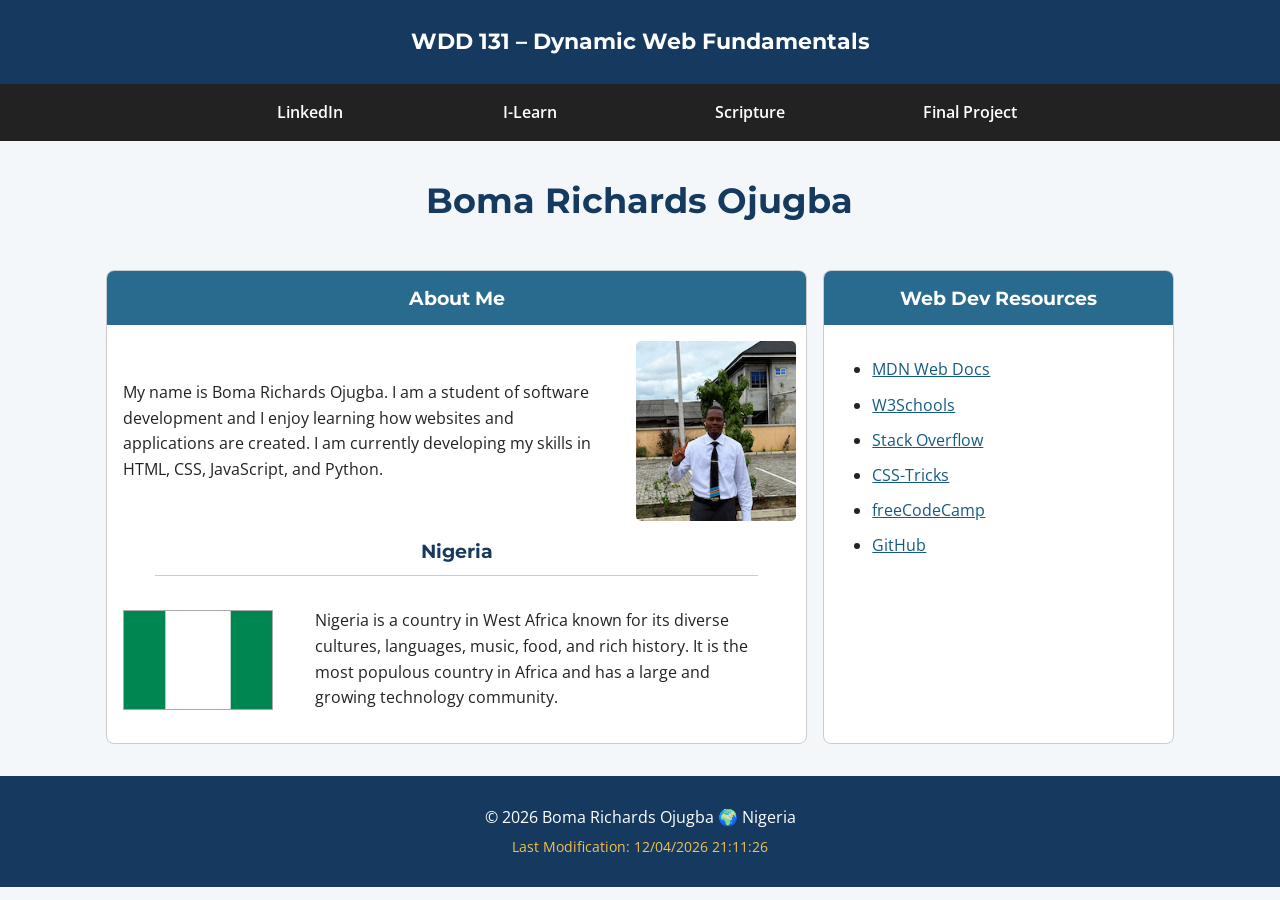
<file: index.html>
<!DOCTYPE html>
<html lang="en">
<head>
    <meta charset="UTF-8">
    <meta name="viewport" content="width=device-width, initial-scale=1.0">

    <title>WDD 131 – Dynamic Web Fundamentals – Boma Richards Ojugba</title>

    <meta name="description" content="WDD 131 – Dynamic Web Fundamentals course landing page for Boma Richards Ojugba, featuring personal information, web development resources, and useful links.">

    <meta name="author" content="Boma Richards Ojugba">
    
    <link rel="preconnect" href="https://fonts.googleapis.com">
    <link rel="preconnect" href="https://fonts.gstatic.com" crossorigin>
    <link href="https://fonts.googleapis.com/css2?family=Montserrat:wght@400;600;700&family=Open+Sans:wght@400;600&display=swap" rel="stylesheet">

    <link rel="stylesheet" href="styles/base.css">

    <script src="scripts/getdates.js" defer></script>
</head>

<body>

    <header>
        <span id="course-title">WDD 131 – Dynamic Web Fundamentals</span>

        <nav>
            <a href="#">LinkedIn</a>
            <a href="https://byupw.instructure.com/">I-Learn</a>
            <a href="https://www.churchofjesuschrist.org/study/scriptures">Scripture</a>
            <a href="#">Final Project</a>
        </nav>
    </header>

    <main>
        <h1>Boma Richards Ojugba</h1>

        <section class="card">
            <h2>About Me</h2>

            <div class="about-content">
                <p>
                    My name is Boma Richards Ojugba. I am a student of software
                    development and I enjoy learning how websites and applications
                    are created. I am currently developing my skills in HTML, CSS,
                    JavaScript, and Python.
                </p>

                <img src="images/profile.jpg" alt="Boma Richards Ojugba">
            </div>

            <h3>Nigeria</h3>

            <div class="country-content">
                <img src="images/nigeria-flag.png" alt="Flag of Nigeria">

                <p>
                    Nigeria is a country in West Africa known for its diverse
                    cultures, languages, music, food, and rich history. It is the
                    most populous country in Africa and has a large and growing
                    technology community.
                </p>
            </div>
        </section>

        <section class="card">
            <h2>Web Dev Resources</h2>

            <ul>
                <li><a href="https://developer.mozilla.org/">MDN Web Docs</a></li>
                <li><a href="https://www.w3schools.com/">W3Schools</a></li>
                <li><a href="https://stackoverflow.com/">Stack Overflow</a></li>
                <li><a href="https://css-tricks.com/">CSS-Tricks</a></li>
                <li><a href="https://www.freecodecamp.org/">freeCodeCamp</a></li>
                <li><a href="https://www.github.com/">GitHub</a></li>
            </ul>
        </section>
    </main>

    <footer>
        <p>
            © <span id="currentyear"></span> Boma Richards Ojugba 🌍 Nigeria
        </p>

        <p id="lastModified"></p>
    </footer>

</body>
</html>
</file>
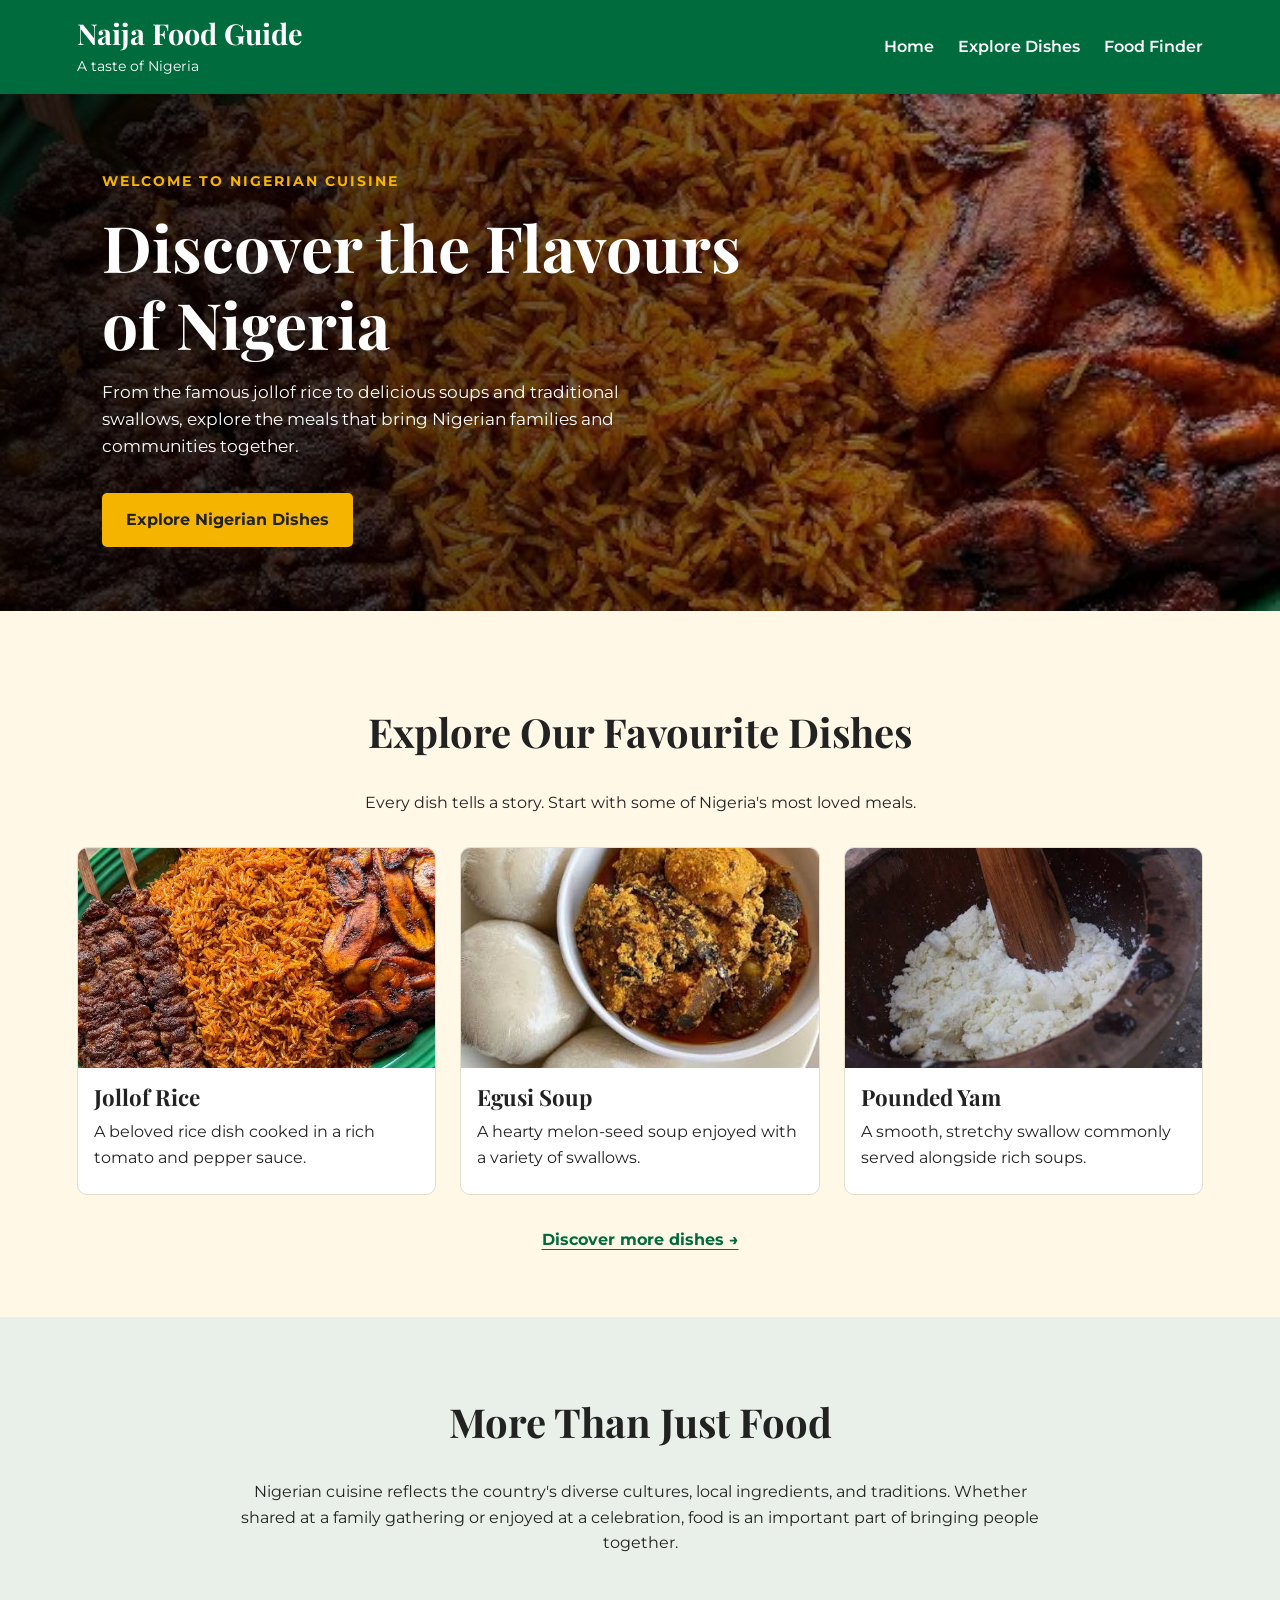
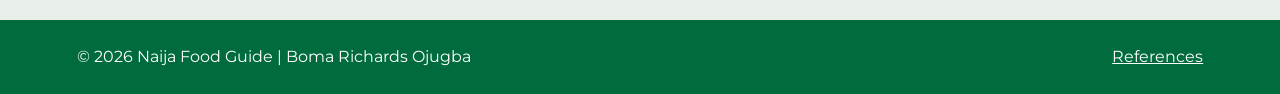
<file: project/index.html>
<!DOCTYPE html>
<html lang="en">
<head>
    <meta charset="UTF-8">
    <meta name="viewport" content="width=device-width, initial-scale=1.0">
    <meta name="author" content="Boma Richards Ojugba">
    <meta name="description" content="Discover Nigerian cuisine, explore traditional dishes, and learn about the rich food culture of Nigeria.">
    <title>Naija Food Guide | Discover Nigerian Cuisine</title>

    <link rel="preconnect" href="https://fonts.googleapis.com">
    <link rel="preconnect" href="https://fonts.gstatic.com" crossorigin>
    <link href="https://fonts.googleapis.com/css2?family=Montserrat:wght@400;500;600;700&family=Playfair+Display:wght@600;700&display=swap" rel="stylesheet">

    <link rel="stylesheet" href="styles/project.css">
</head>
<body>
    <header>
        <div class="site-name">
            <h1>Naija Food Guide</h1>
            <p>A taste of Nigeria</p>
        </div>

        <nav aria-label="Main navigation">
            <a href="index.html" aria-current="page">Home</a>
            <a href="dishes.html">Explore Dishes</a>
            <a href="food-finder.html">Food Finder</a>
        </nav>
    </header>

    <main>
        <section class="hero">
            <div class="hero-content">
                <p class="eyebrow">WELCOME TO NIGERIAN CUISINE</p>
                <h2>Discover the Flavours of Nigeria</h2>
                <p>
                    From the famous jollof rice to delicious soups and
                    traditional swallows, explore the meals that bring
                    Nigerian families and communities together.
                </p>
                <a class="button" href="dishes.html">Explore Nigerian Dishes</a>
            </div>
        </section>

        <section class="featured">
            <h2>Explore Our Favourite Dishes</h2>
            <p class="section-intro">
                Every dish tells a story. Start with some of Nigeria's
                most loved meals.
            </p>

            <div class="dish-grid">
                <article class="dish-card">
                    <img src="images/jollof-rice.JPG"
                         alt="A serving of Nigerian jollof rice"
                         loading="lazy">
                    <h3>Jollof Rice</h3>
                    <p>A beloved rice dish cooked in a rich tomato and pepper sauce.</p>
                </article>

                <article class="dish-card">
                    <img src="images/egusi-soup.JPG"
                         alt="Traditional Nigerian egusi soup"
                         loading="lazy">
                    <h3>Egusi Soup</h3>
                    <p>A hearty melon-seed soup enjoyed with a variety of swallows.</p>
                </article>

                <article class="dish-card">
                    <img src="images/pounded-yam.JPG"
                         alt="Pounded yam served with Nigerian soup"
                         loading="lazy">
                    <h3>Pounded Yam</h3>
                    <p>A smooth, stretchy swallow commonly served alongside rich soups.</p>
                </article>
            </div>

            <a class="text-link" href="dishes.html">Discover more dishes →</a>
        </section>

        <section class="about">
            <h2>More Than Just Food</h2>
            <p>
                Nigerian cuisine reflects the country's diverse cultures,
                local ingredients, and traditions. Whether shared at a
                family gathering or enjoyed at a celebration, food is an
                important part of bringing people together.
            </p>
        </section>
    </main>

    <footer>
        <p>&copy; <span id="current-year"></span> Naija Food Guide | Boma Richards Ojugba</p>
        <a href="references.html">References</a>
    </footer>

    <script src="scripts/project.js" defer></script>
</body>
</html>
</file>
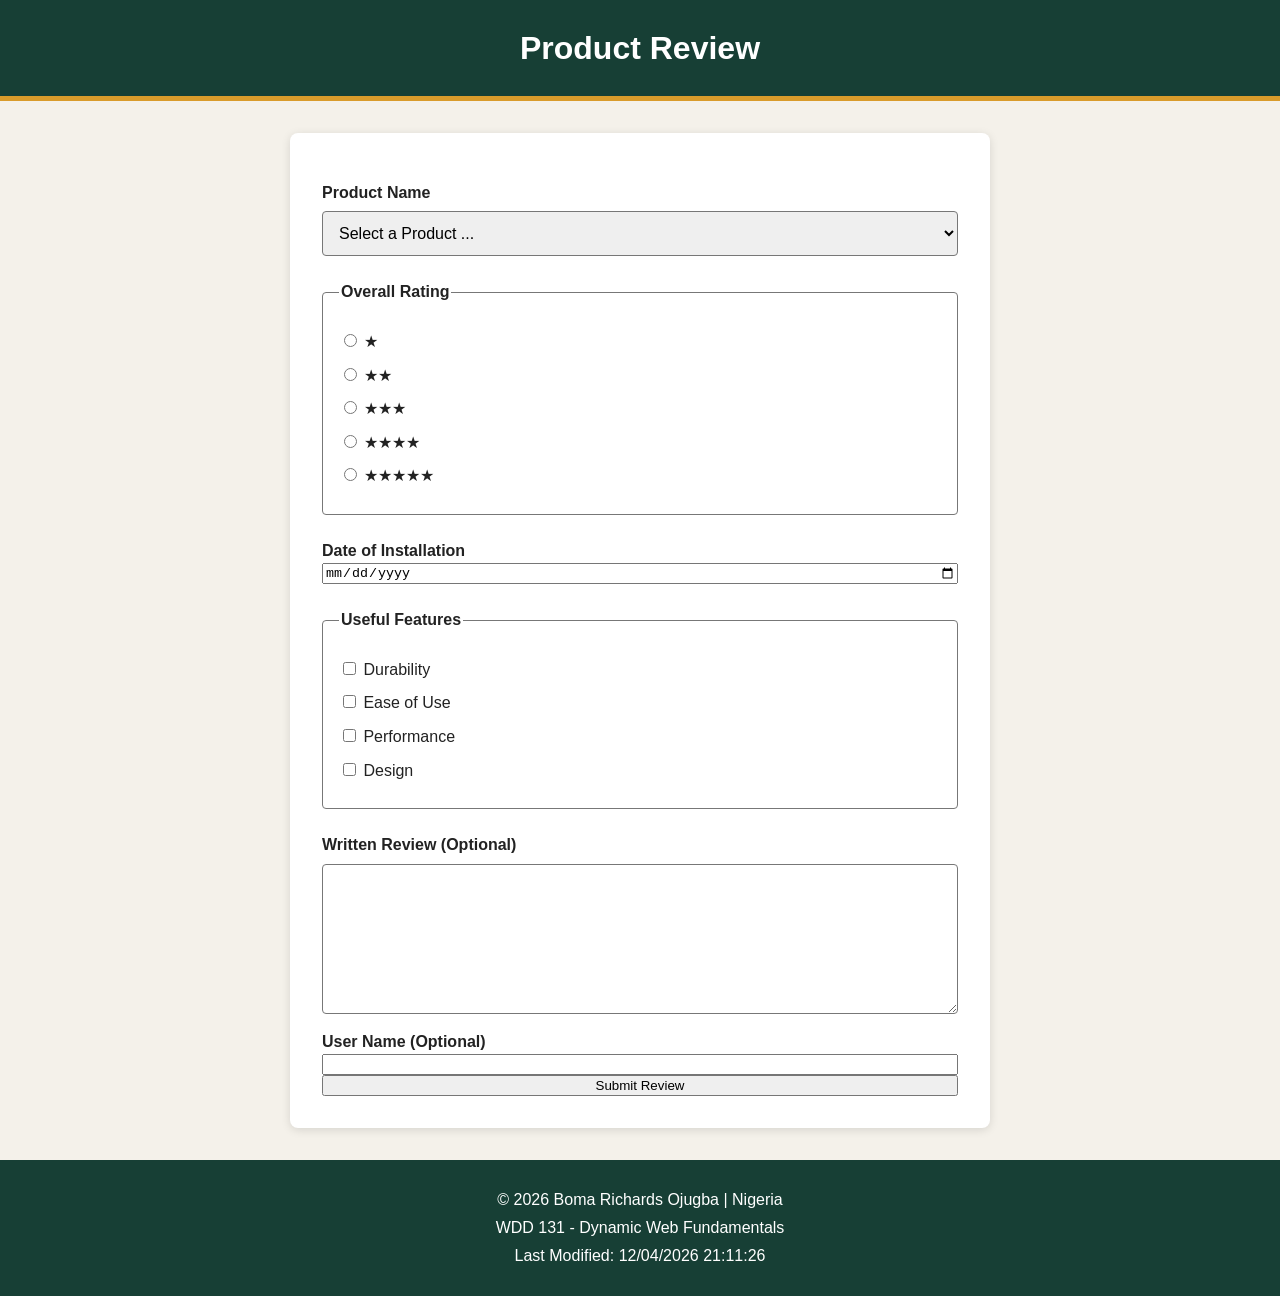
<file: form.html>
<!DOCTYPE html>
<html lang="en">
<head>
  <meta charset="UTF-8">
  <meta name="viewport" content="width=device-width, initial-scale=1.0">
  <meta name="description" content="Product review form for submitting a review and rating.">
  <meta name="author" content="Boma Richards Ojugba">
  <title>Product Review</title>
  <link rel="stylesheet" href="styles/form.css">
  <script src="scripts/form.js" defer></script>
</head>
<body>
  <header>
    <h1>Product Review</h1>
  </header>
  <main>
    <form method="get" action="review.html">
  <label for="product">Product Name</label>
  <select id="product" name="product" required>
    <option value="" disabled selected>Select a Product ...</option>
  </select>
  <fieldset>
  <legend>Overall Rating</legend>

  <label for="rating-1">
    <input type="radio" id="rating-1" name="rating" value="1" required>
    ★
  </label>

  <label for="rating-2">
    <input type="radio" id="rating-2" name="rating" value="2" required>
    ★★
  </label>

  <label for="rating-3">
    <input type="radio" id="rating-3" name="rating" value="3" required>
    ★★★
  </label>

  <label for="rating-4">
    <input type="radio" id="rating-4" name="rating" value="4" required>
    ★★★★
  </label>

  <label for="rating-5">
    <input type="radio" id="rating-5" name="rating" value="5" required>
    ★★★★★
  </label>
  </fieldset>
  <label for="installDate">Date of Installation</label>
  <input type="date" id="installDate" name="installDate" required>
  <fieldset>
    <legend>Useful Features</legend>
    <label for="durability">
      <input type="checkbox" id="durability" name="features" value="durability">
      Durability
    </label>
    <label for="ease">
      <input type="checkbox" id="ease" name="features" value="ease-of-use">
      Ease of Use
    </label>
    <label for="performance">
      <input type="checkbox" id="performance" name="features" value="performance">
      Performance
    </label>
    <label for="design">
      <input type="checkbox" id="design" name="features" value="design">
      Design
    </label>
  </fieldset>
  <label for="review">Written Review <span>(Optional)</span></label>
  <textarea id="review" name="review"></textarea>
  <label for="username">User Name <span>(Optional)</span></label>
  <input type="text" id="username" name="username">
  <input type="submit" value="Submit Review">
</form>
  </main>
  <footer>
    <p>&copy; 2026 Boma Richards Ojugba | Nigeria</p>
    <p>WDD 131 - Dynamic Web Fundamentals</p>
    <p>Last Modified: <span id="lastModified"></span></p>
  </footer>
</body>
</html>
</file>
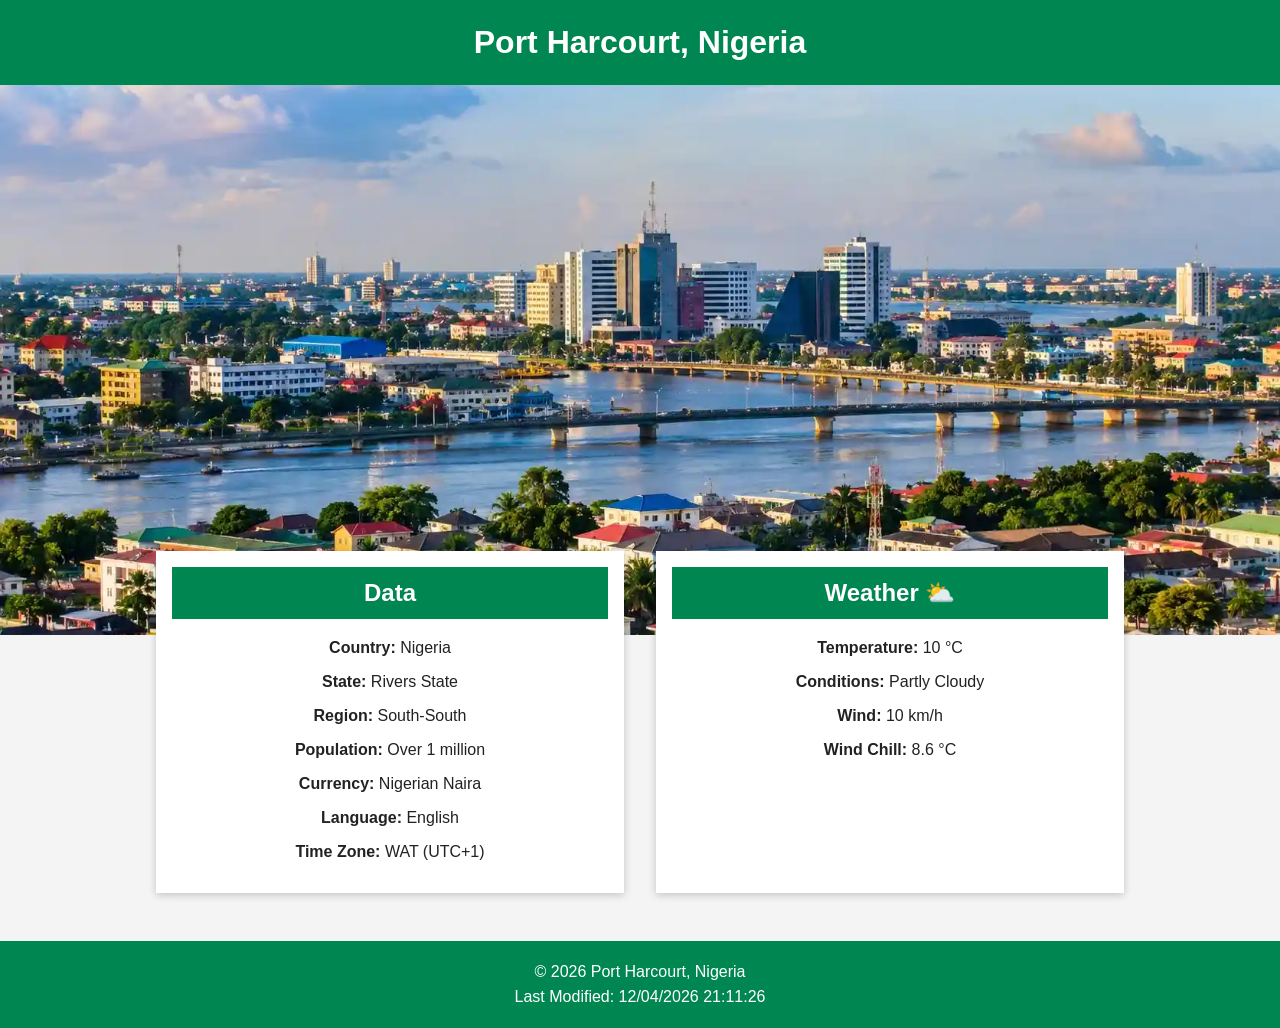
<file: place.html>
<!DOCTYPE html>
<html lang="en">
<head>
    <meta charset="UTF-8">
    <meta name="viewport" content="width=device-width, initial-scale=1.0">

    <title>Port Harcourt, Nigeria</title>
    <meta name="description" content="Learn about Port Harcourt, Nigeria, including information about the city and its weather.">
    <meta name="author" content="Boma Richards Ojugba">

    <link rel="stylesheet" href="styles/place.css">
    <script src="scripts/place.js" defer></script>
</head>

<body>

    <header>
        <h1>Port Harcourt, Nigeria</h1>
    </header>

    <main>

        <section class="hero">
            <picture>
                <source srcset="images/port-harcourt-small.jpg" media="(max-width: 700px)">
                <img
                    src="images/port-harcourt-large.webp"
                    alt="View of Port Harcourt, Nigeria"
                    width="960"
                    height="540">
            </picture>
        </section>

        <section class="information">

            <section class="data">
                <h2>Data</h2>

                <p><strong>Country:</strong> Nigeria</p>
                <p><strong>State:</strong> Rivers State</p>
                <p><strong>Region:</strong> South-South</p>
                <p><strong>Population:</strong> Over 1 million</p>
                <p><strong>Currency:</strong> Nigerian Naira</p>
                <p><strong>Language:</strong> English</p>
                <p><strong>Time Zone:</strong> WAT (UTC+1)</p>
            </section>

            <section class="weather">
                <h2>Weather</h2>

                <img
                    class="weather-icon"
                    src="images/weather.svg"
                    alt="Partly cloudy weather">

                <p><strong>Temperature:</strong> <span id="temperature">10</span> °C</p>
                <p><strong>Conditions:</strong> Partly Cloudy</p>
                <p><strong>Wind:</strong> <span id="wind">10</span> km/h</p>
                <p><strong>Wind Chill:</strong> <span id="windChill"></span></p>
            </section>

        </section>

    </main>

    <footer>
        <p>&copy; <span id="currentyear"></span> Port Harcourt, Nigeria</p>
        <p id="lastModified"></p>
    </footer>

</body>
</html>
</file>
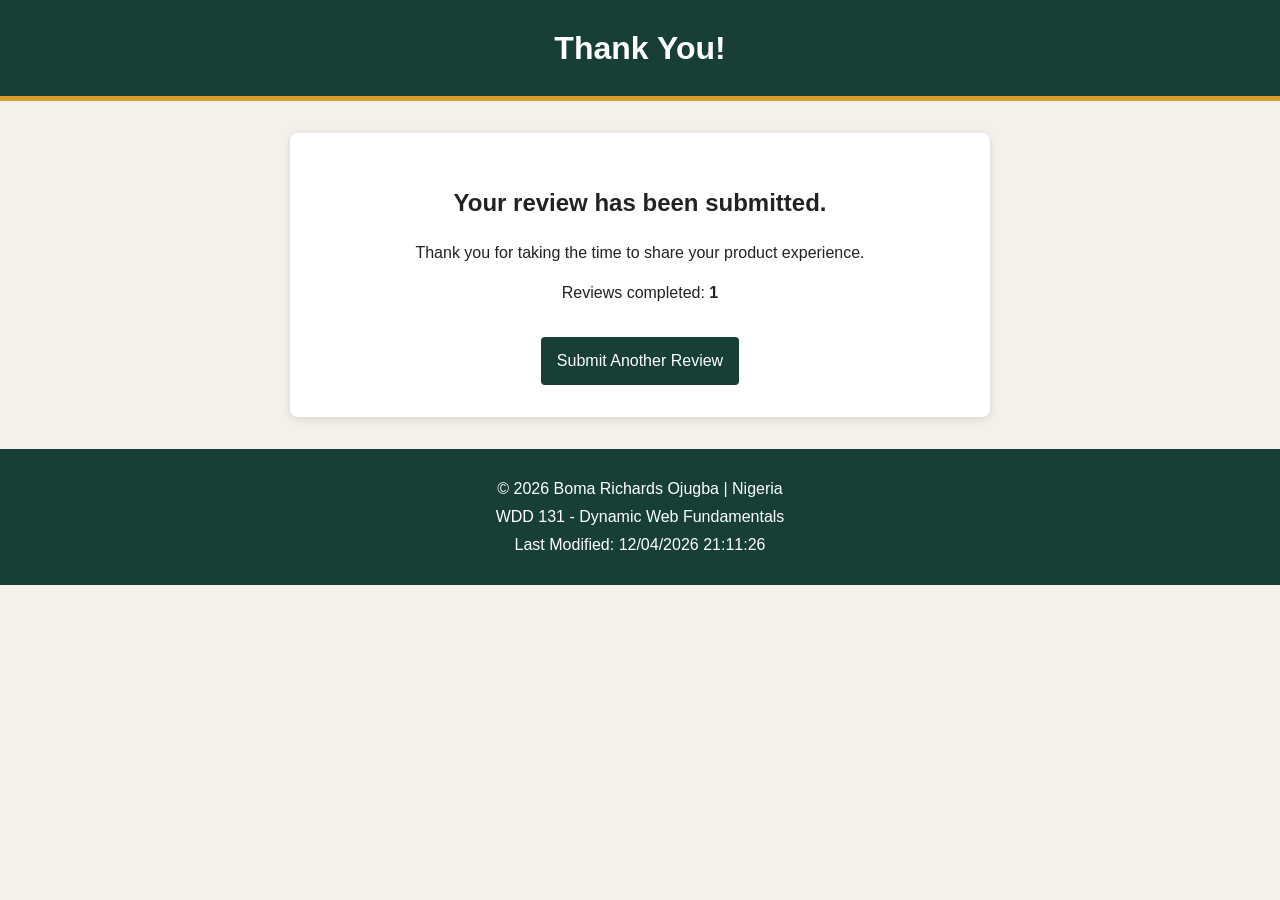
<file: review.html>
<!DOCTYPE html>
<html lang="en">
<head>
  <meta charset="UTF-8">
  <meta name="viewport" content="width=device-width, initial-scale=1.0">
  <meta name="description" content="Confirmation page for a submitted product review.">
  <meta name="author" content="Boma Richards Ojugba">
  <title>Review Submitted</title>
  <link rel="stylesheet" href="styles/form.css">
  <script src="scripts/review.js"defer></script>
</head>
<body>
  <header>
    <h1>Thank You!</h1>
  </header>
  <main class="confirmation">
    <h2>Your review has been submitted.</h2>
<p>Thank you for taking the time to share your product experience.</p>
<p>
  Reviews completed:
  <strong id="reviewCount">0</strong>
</p>
<a href="form.html">Submit Another Review</a>
  </main>
  <footer>
    <p>&copy; 2026 Boma Richards Ojugba | Nigeria</p>
    <p>WDD 131 - Dynamic Web Fundamentals</p>
    <p>Last Modified: <span id="lastModified"></span></p>
  </footer>
</body>
</html>
</file>
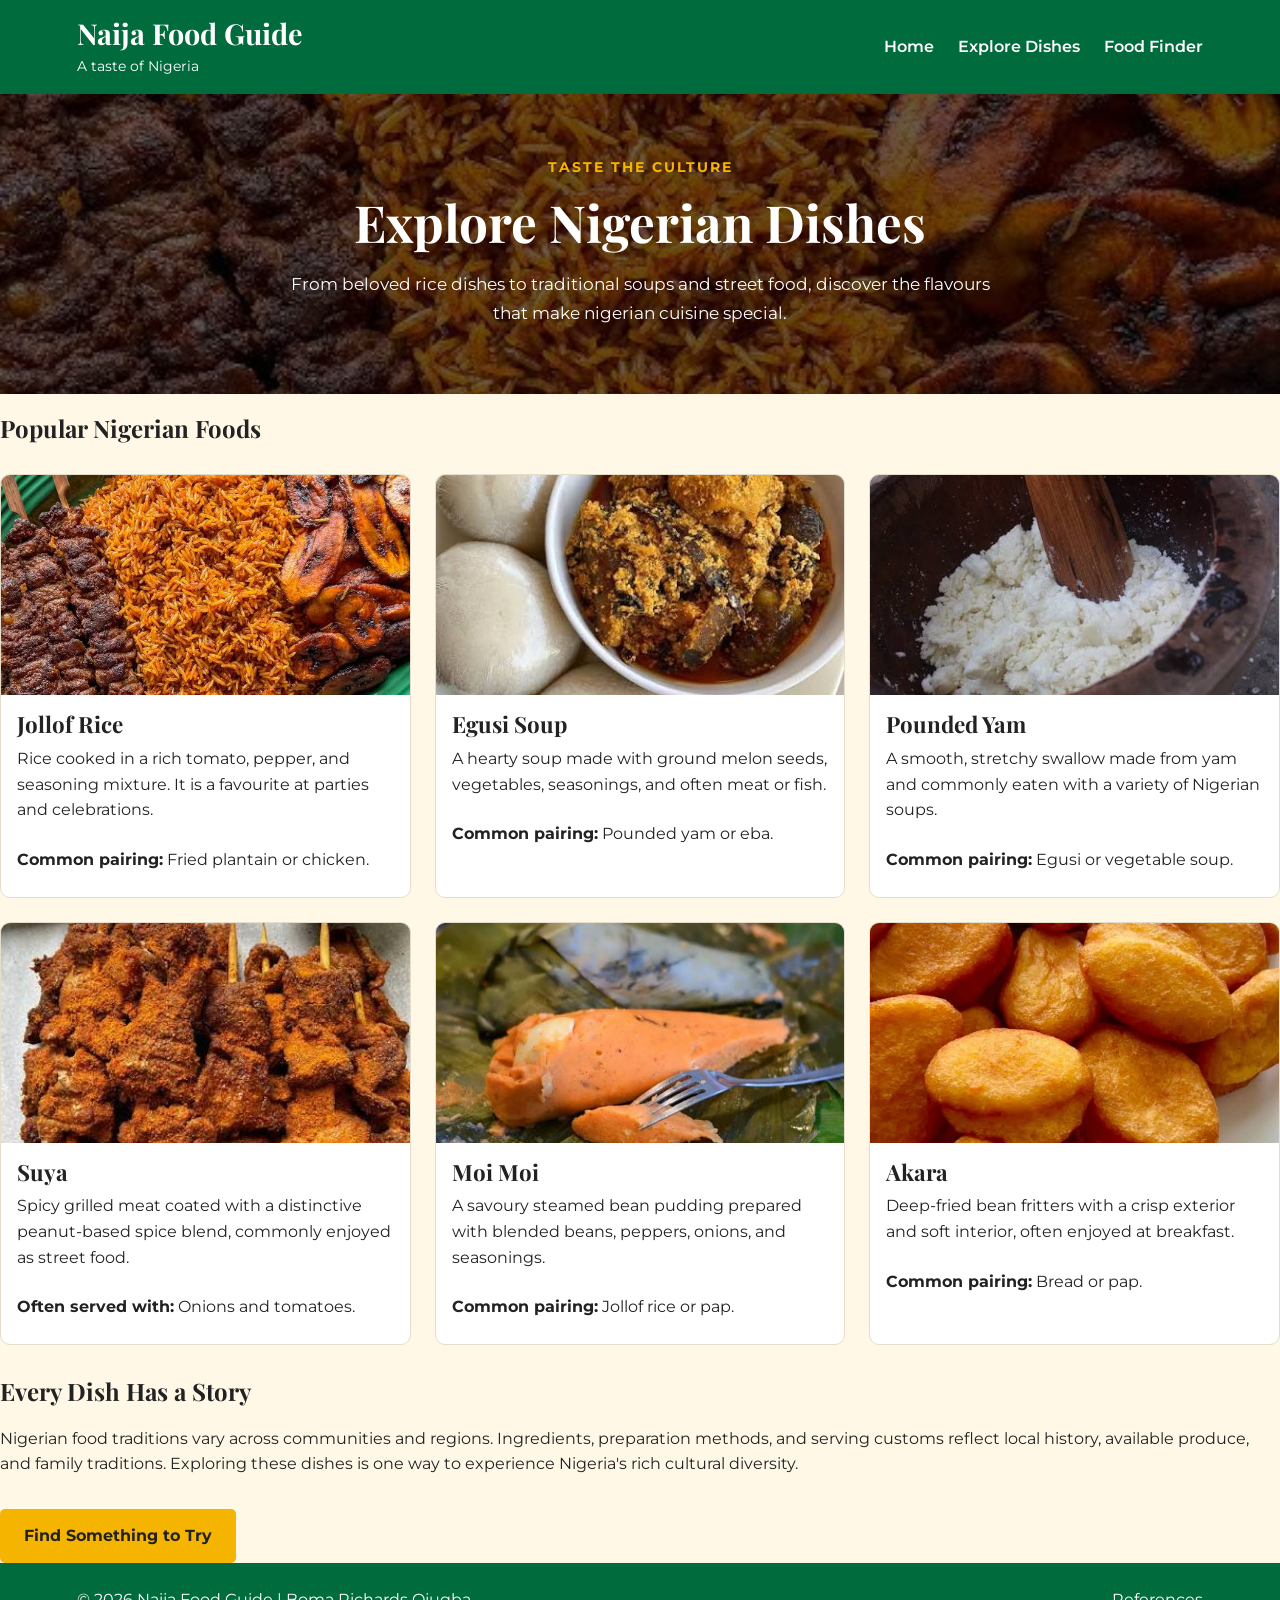
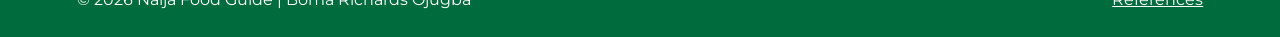
<file: project/dishes.html>
<!DOCTYPE html>
<html lang="en">
<head>
    <meta charset="UTF-8">
    <meta name="viewport" content="width=device-width, initial-scale=1.0">
    <meta name="author" content="Boma Richards Ojugba">
    <meta name="description" content="Explore popular Nigerian dishes, from jollof rice and egusi soup to suya and moi moi.">
    <title>Explore Nigerian Dishes | Naija Food Guide</title>

    <link rel="preconnect" href="https://fonts.googleapis.com">
    <link rel="preconnect" href="https://fonts.gstatic.com" crossorigin>
    <link href="https://fonts.googleapis.com/css2?family=Montserrat:wght@400;500;600;700&family=Playfair+Display:wght@600;700&display=swap" rel="stylesheet">

    <link rel="stylesheet" href="styles/project.css">
</head>
<body>
    <header>
        <div class="site-name">
            <h1>Naija Food Guide</h1>
            <p>A taste of Nigeria</p>
        </div>

        <nav aria-label="Main navigation">
            <a href="index.html">Home</a>
            <a href="dishes.html" aria-current="page">Explore Dishes</a>
            <a href="food-finder.html">Food Finder</a>
        </nav>
    </header>

    <main>
        <section class="dishes-hero">
            <div class="dishes-hero-content">
            <p class="eyebrow">TASTE THE CULTURE</p>
            <h2>Explore Nigerian Dishes</h2>
            <p>
                From beloved rice dishes to traditional soups and street food,
                discover the flavours that make nigerian cuisine special.
            </p>
           </div> 
        </section>

        <section class="dish-collection">
            <h2>Popular Nigerian Foods</h2>

            <div class="dish-grid">
                <article class="dish-card">
                    <img src="images/jollof-rice.JPG"
                         alt="Nigerian jollof rice served with accompaniments"
                         loading="lazy">
                    <h3>Jollof Rice</h3>
                    <p>
                        Rice cooked in a rich tomato, pepper, and seasoning
                        mixture. It is a favourite at parties and celebrations.
                    </p>
                    <p><strong>Common pairing:</strong> Fried plantain or chicken.</p>
                </article>

                <article class="dish-card">
                    <img src="images/egusi-soup.JPG"
                         alt="A bowl of Nigerian egusi soup"
                         loading="lazy">
                    <h3>Egusi Soup</h3>
                    <p>
                        A hearty soup made with ground melon seeds, vegetables,
                        seasonings, and often meat or fish.
                    </p>
                    <p><strong>Common pairing:</strong> Pounded yam or eba.</p>
                </article>

                <article class="dish-card">
                    <img src="images/pounded-yam.JPG"
                         alt="Pounded yam served alongside Nigerian soup"
                         loading="lazy">
                    <h3>Pounded Yam</h3>
                    <p>
                        A smooth, stretchy swallow made from yam and commonly
                        eaten with a variety of Nigerian soups.
                    </p>
                    <p><strong>Common pairing:</strong> Egusi or vegetable soup.</p>
                </article>

                <article class="dish-card">
                    <img src="images/suya.JPG"
                         alt="Nigerian suya skewers seasoned with spices"
                         loading="lazy">
                    <h3>Suya</h3>
                    <p>
                        Spicy grilled meat coated with a distinctive peanut-based
                        spice blend, commonly enjoyed as street food.
                    </p>
                    <p><strong>Often served with:</strong> Onions and tomatoes.</p>
                </article>

                <article class="dish-card">
                    <img src="images/moi-moi.JPG"
                         alt="Moi moi, a Nigerian steamed bean pudding"
                         loading="lazy">
                    <h3>Moi Moi</h3>
                    <p>
                        A savoury steamed bean pudding prepared with blended
                        beans, peppers, onions, and seasonings.
                    </p>
                    <p><strong>Common pairing:</strong> Jollof rice or pap.</p>
                </article>

                <article class="dish-card">
                    <img src="images/akara.JPG"
                         alt="Golden Nigerian akara bean fritters"
                         loading="lazy">
                    <h3>Akara</h3>
                    <p>
                        Deep-fried bean fritters with a crisp exterior and
                        soft interior, often enjoyed at breakfast.
                    </p>
                    <p><strong>Common pairing:</strong> Bread or pap.</p>
                </article>
            </div>
        </section>

        <section class="food-culture">
            <h2>Every Dish Has a Story</h2>
            <p>
                Nigerian food traditions vary across communities and regions.
                Ingredients, preparation methods, and serving customs reflect
                local history, available produce, and family traditions.
                Exploring these dishes is one way to experience Nigeria's
                rich cultural diversity.
            </p>
            <a class="button" href="food-finder.html">Find Something to Try</a>
        </section>
    </main>

    <footer>
        <p>&copy; <span id="current-year"></span> Naija Food Guide | Boma Richards Ojugba</p>
        <a href="references.html">References</a>
    </footer>

    <script src="scripts/project.js" defer></script>
</body>
</html>
</file>
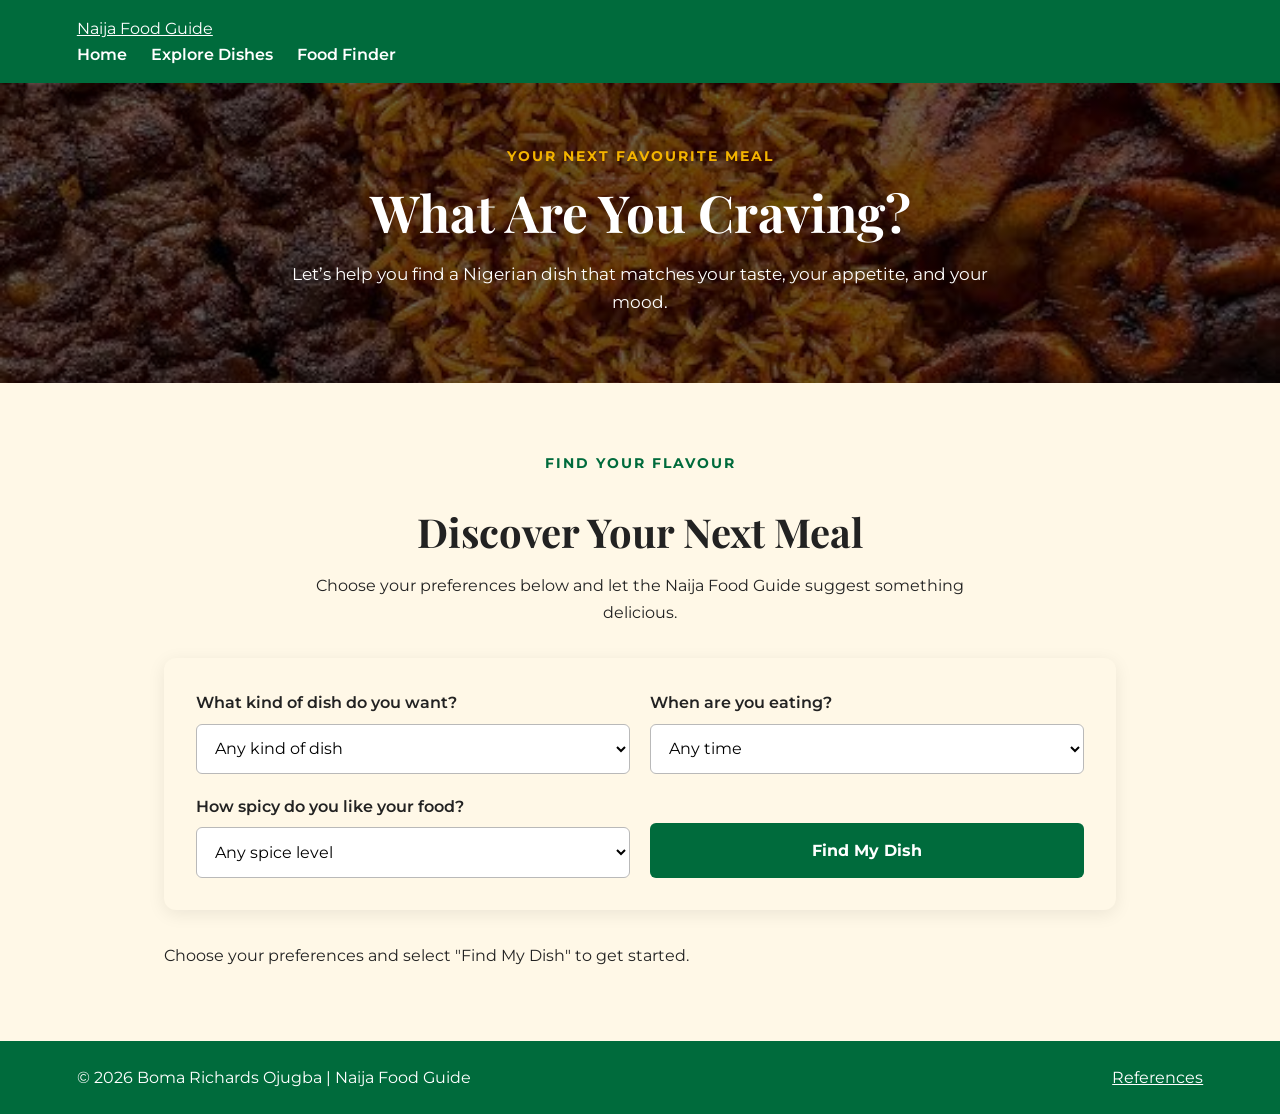
<file: project/food-finder.html>
<!DOCTYPE html>
<html lang="en">
<head>
    <meta charset="UTF-8">
    <meta name="viewport" content="width=device-width, initial-scale=1.0">
    <meta name="description" content="Find Nigerian dishes based on your food preferences with the Naija Food Guide Food Finder.">
    <meta name="author" content="Boma Richards Ojugba">
    <title>Food Finder | Naija Food Guide</title>
    <link rel="preconnect" href="https://fonts.googleapis.com">
    <link rel="preconnect" href="https://fonts.gstatic.com" crossorigin>
    <link href="https://fonts.googleapis.com/css2?family=Montserrat:wght@400;500;600;700&family=Playfair+Display:wght@600;700&display=swap" rel="stylesheet">
    <link rel="stylesheet" href="styles/project.css">
    <script src="scripts/project.js" defer></script>
</head>
<body>
    <header class="site-header">
        <div class="header-content">
            <a href="index.html" class="logo">Naija Food Guide</a>
            <nav class="main-nav" aria-label="Main navigation">
                <a href="index.html">Home</a>
                <a href="dishes.html">Explore Dishes</a>
                <a href="food-finder.html" aria-current="page">Food Finder</a>
            </nav>
        </div>
    </header>

    <main>
        <section class="dishes-hero">
            <div class="dishes-hero-content">
                <p class="eyebrow">YOUR NEXT FAVOURITE MEAL</p>
                <h2>What Are You Craving?</h2>
                <p>
                    Let’s help you find a Nigerian dish that matches your
                    taste, your appetite, and your mood.
                </p>
            </div>
        </section>

        <section class="food-finder-section">
            <div class="finder-heading">
                <p class="eyebrow">FIND YOUR FLAVOUR</p>
                <h2>Discover Your Next Meal</h2>
                <p>
                    Choose your preferences below and let the Naija Food
                    Guide suggest something delicious.
                </p>
            </div>

            <form id="food-finder-form" class="food-finder-form">
                <div class="form-group">
                    <label for="food-category">What kind of dish do you want?</label>
                    <select id="food-category" name="category">
                        <option value="all">Any kind of dish</option>
                        <option value="rice">Rice dishes</option>
                        <option value="soup">Soups and swallows</option>
                        <option value="street-food">Street food and snacks</option>
                        <option value="protein">Meat and protein dishes</option>
                    </select>
                </div>

                <div class="form-group">
                    <label for="food-meal">When are you eating?</label>
                    <select id="food-meal" name="meal">
                        <option value="all">Any time</option>
                        <option value="breakfast">Breakfast</option>
                        <option value="lunch">Lunch</option>
                        <option value="dinner">Dinner</option>
                        <option value="snack">Snack</option>
                    </select>
                </div>

                <div class="form-group">
                    <label for="food-spice">How spicy do you like your food?</label>
                    <select id="food-spice" name="spice">
                        <option value="all">Any spice level</option>
                        <option value="mild">Mild</option>
                        <option value="medium">Medium</option>
                        <option value="hot">Hot</option>
                    </select>
                </div>

                <button type="submit" class="finder-button">Find My Dish</button>
            </form>

            <div id="finder-results" class="finder-results" aria-live="polite">
                <p>Choose your preferences and select "Find My Dish" to get started.</p>
            </div>
        </section>
    </main>

    <footer class="site-footer">
        <p>&copy; <span id="current-year"></span> Boma Richards Ojugba | Naija Food Guide</p>
        <a href="references.html">References</a>
    </footer>
</body>
</html>
</file>
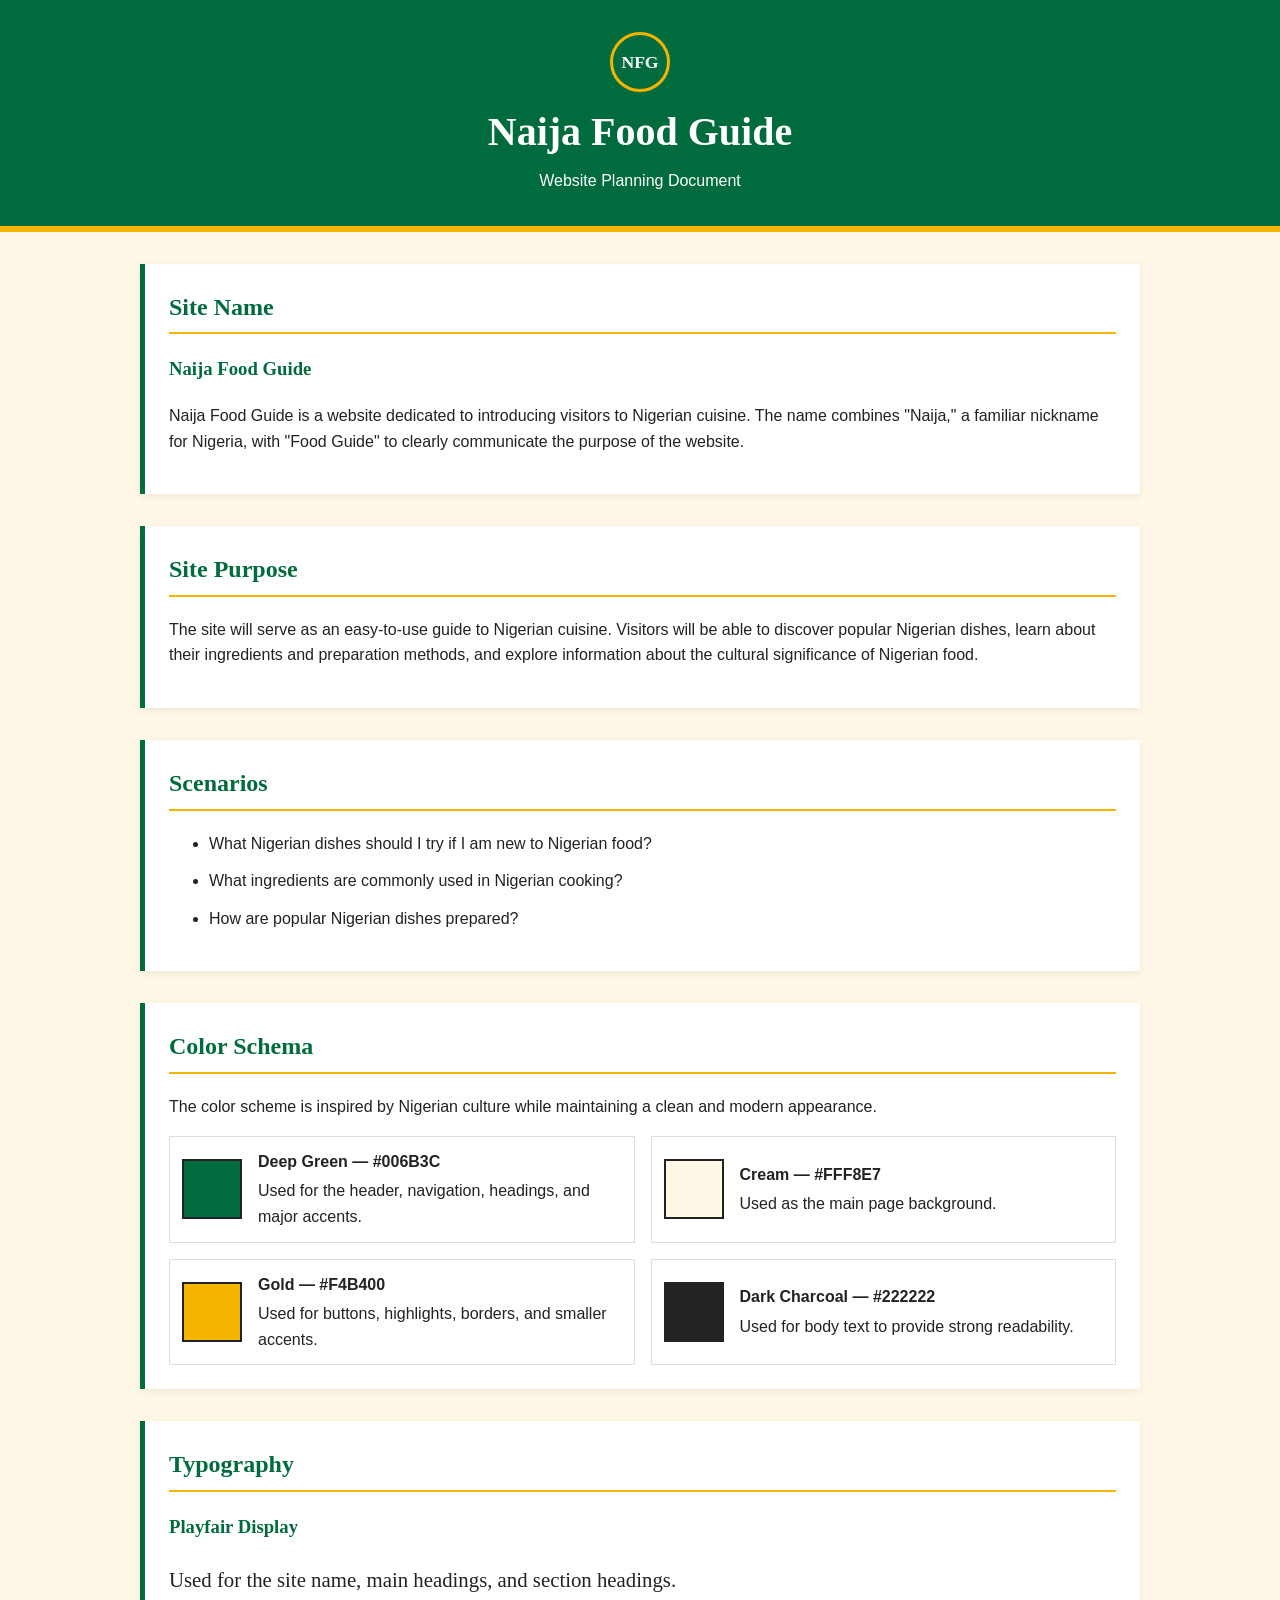
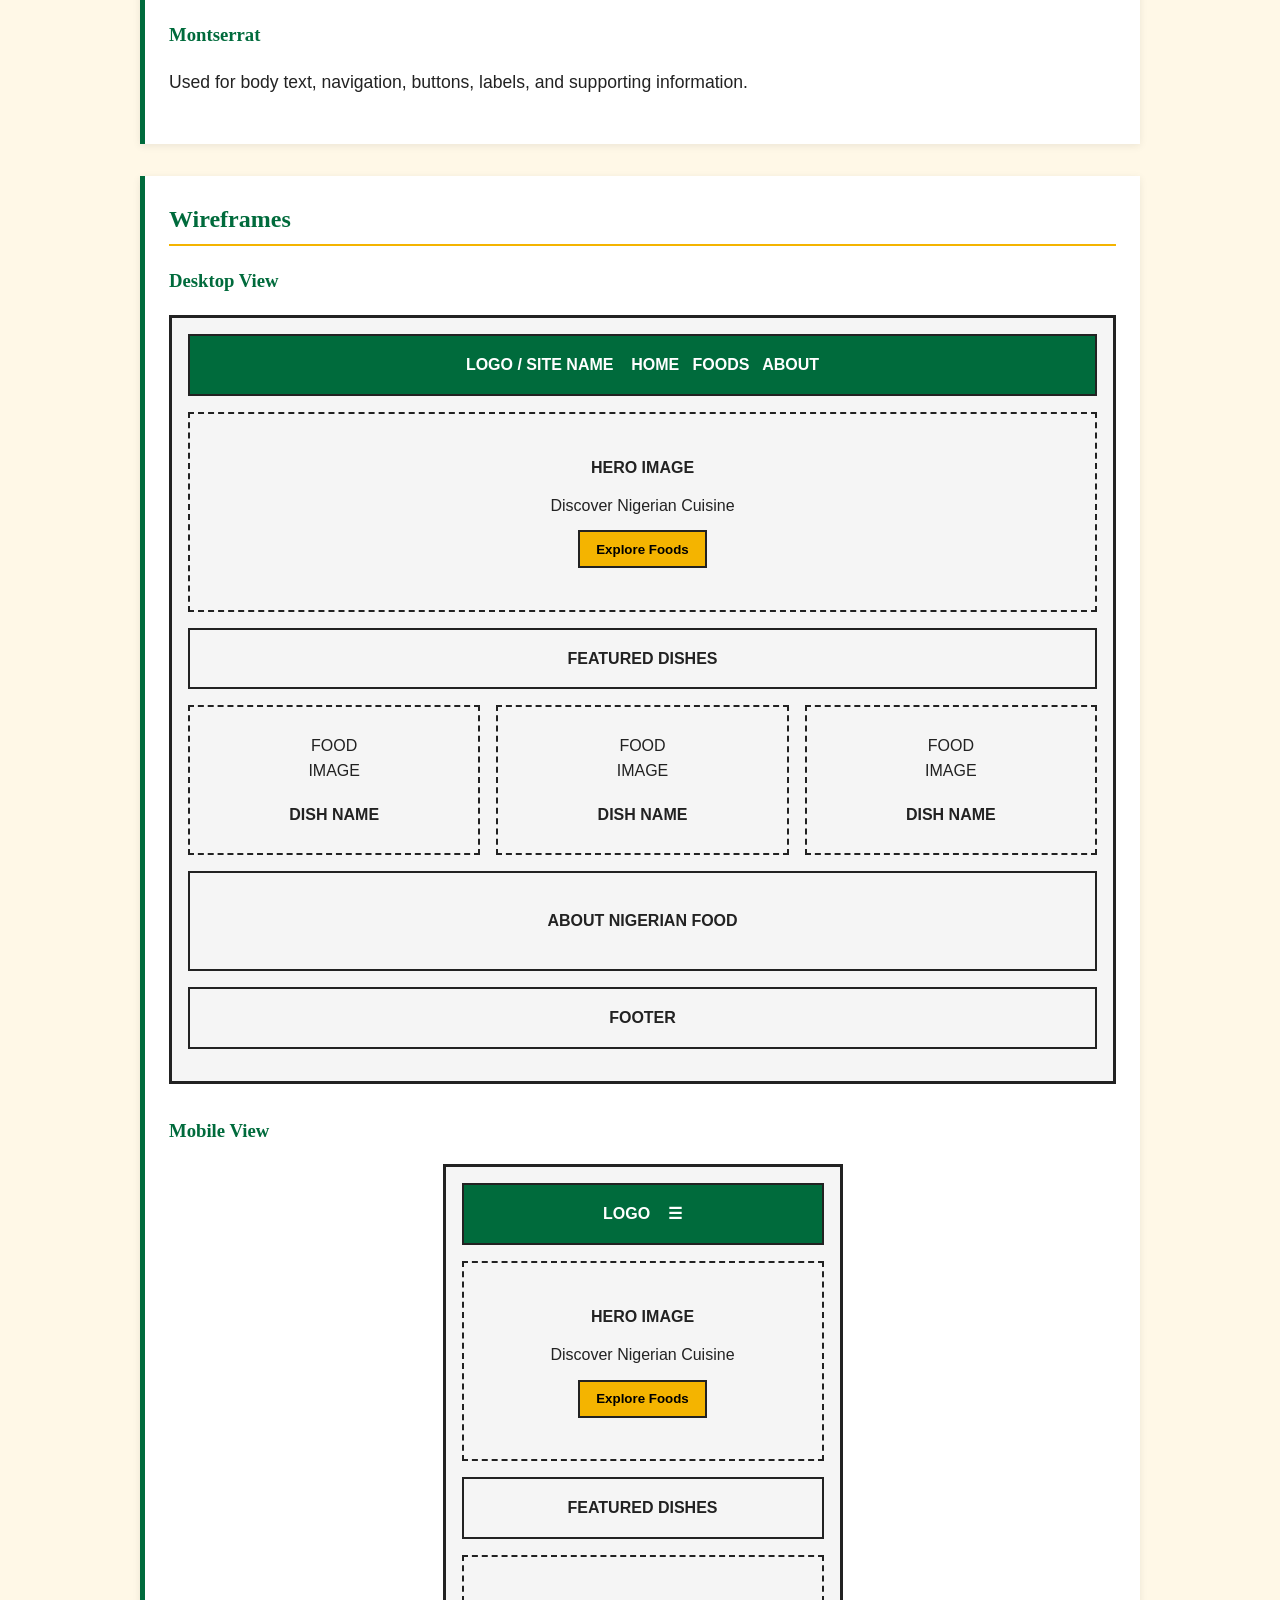
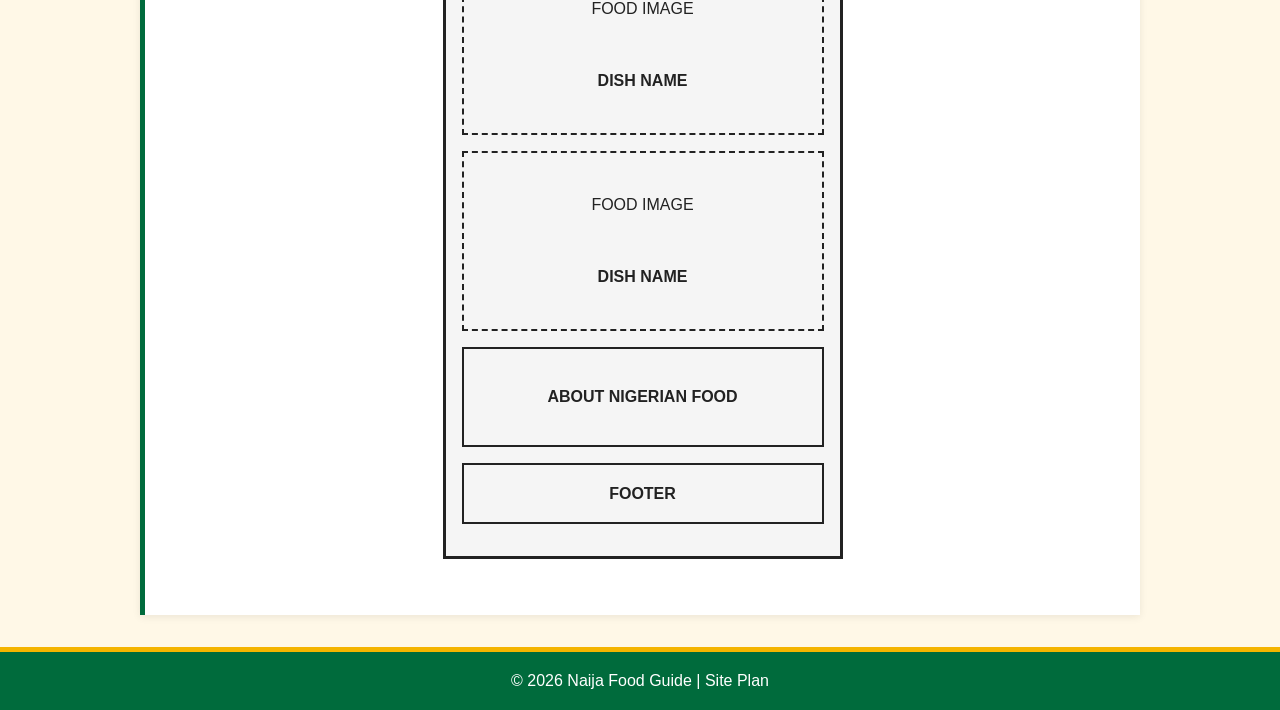
<file: project/siteplan.html>
<!DOCTYPE html>
<html lang="en">
<head>
  <meta charset="UTF-8">
  <meta name="viewport" content="width=device-width, initial-scale=1.0">
  <meta name="description" content="Site plan for Naija Food Guide, a website exploring Nigerian cuisine, dishes, ingredients, and preparation methods.">
  <meta name="author" content="Boma Richards Ojugba">
  <title>Naija Food Guide | Site Plan</title>
  <link rel="preconnect" href="https://fonts.googleapis.com">
  <link rel="preconnect" href="https://fonts.gstatic.com" crossorigin>
  <link href="https://fonts.googleapis.com/css2?family=Montserrat:wght@400;500;600;700&family=Playfair+Display:wght@600;700&display=swap" rel="stylesheet">
  <link rel="stylesheet" href="styles/siteplan.css">
</head>
<body>
  <header>
    <div class="logo">NFG</div>
    <h1>Naija Food Guide</h1>
    <p>Website Planning Document</p>
  </header>
  <main>
    <section>
      <h2>Site Name</h2>
      <h3>Naija Food Guide</h3>
      <p>
        Naija Food Guide is a website dedicated to introducing visitors to
        Nigerian cuisine. The name combines "Naija," a familiar nickname for
        Nigeria, with "Food Guide" to clearly communicate the purpose of the
        website.
      </p>
    </section>
<section>
  <h2>Site Purpose</h2>
  <p>
    The site will serve as an easy-to-use guide to Nigerian cuisine.
    Visitors will be able to discover popular Nigerian dishes, learn about
    their ingredients and preparation methods, and explore information
    about the cultural significance of Nigerian food.
  </p>
</section>
<section>
  <h2>Scenarios</h2>
  <ul>
    <li>What Nigerian dishes should I try if I am new to Nigerian food?</li>
    <li>What ingredients are commonly used in Nigerian cooking?</li>
    <li>How are popular Nigerian dishes prepared?</li>
  </ul>
</section>
<section>
  <h2>Color Schema</h2>
  <p>
    The color scheme is inspired by Nigerian culture while maintaining a
    clean and modern appearance.
  </p>
  <div class="color-list">
    <div class="color-item green">
      <span class="color-swatch"></span>
      <div>
        <strong>Deep Green — #006B3C</strong>
        <p>Used for the header, navigation, headings, and major accents.</p>
      </div>
    </div>
    <div class="color-item cream">
      <span class="color-swatch"></span>
      <div>
        <strong>Cream — #FFF8E7</strong>
        <p>Used as the main page background.</p>
      </div>
    </div>
    <div class="color-item gold">
      <span class="color-swatch"></span>
      <div>
        <strong>Gold — #F4B400</strong>
        <p>Used for buttons, highlights, borders, and smaller accents.</p>
      </div>
    </div>
    <div class="color-item charcoal">
      <span class="color-swatch"></span>
      <div>
        <strong>Dark Charcoal — #222222</strong>
        <p>Used for body text to provide strong readability.</p>
      </div>
    </div>
  </div>
</section>
<section>
  <h2>Typography</h2>
  <div class="font-example">
    <h3>Playfair Display</h3>
    <p class="playfair">
      Used for the site name, main headings, and section headings.
    </p>
  </div>
  <div class="font-example">
    <h3>Montserrat</h3>
    <p class="montserrat">
      Used for body text, navigation, buttons, labels, and supporting
      information.
    </p>
  </div>
</section>
<section>
  <h2>Wireframes</h2>
  <h3>Desktop View</h3>
  <div class="wireframe desktop-wireframe">
    <div class="wf-header">LOGO / SITE NAME &nbsp;&nbsp; HOME &nbsp; FOODS &nbsp; ABOUT</div>
    <div class="wf-hero">
      <strong>HERO IMAGE</strong>
      <span>Discover Nigerian Cuisine</span>
      <button>Explore Foods</button>
    </div>
    <div class="wf-section-title">FEATURED DISHES</div>
    <div class="wf-cards">
      <div>FOOD<br>IMAGE<br><strong>DISH NAME</strong></div>
      <div>FOOD<br>IMAGE<br><strong>DISH NAME</strong></div>
      <div>FOOD<br>IMAGE<br><strong>DISH NAME</strong></div>
    </div>
    <div class="wf-about">ABOUT NIGERIAN FOOD</div>
    <div class="wf-footer">FOOTER</div>
  </div>
  <h3>Mobile View</h3>
  <div class="wireframe mobile-wireframe">
    <div class="wf-header">LOGO &nbsp;&nbsp; ☰</div>
    <div class="wf-hero">
      <strong>HERO IMAGE</strong>
      <span>Discover Nigerian Cuisine</span>
      <button>Explore Foods</button>
    </div>
    <div class="wf-section-title">FEATURED DISHES</div>
    <div class="wf-mobile-card">FOOD IMAGE<br><strong>DISH NAME</strong></div>
    <div class="wf-mobile-card">FOOD IMAGE<br><strong>DISH NAME</strong></div>
    <div class="wf-about">ABOUT NIGERIAN FOOD</div>
    <div class="wf-footer">FOOTER</div>
  </div>
</section>
  </main>
  <footer>
    <p>&copy; 2026 Naija Food Guide | Site Plan</p>
  </footer>
</body>
</html>
</file>
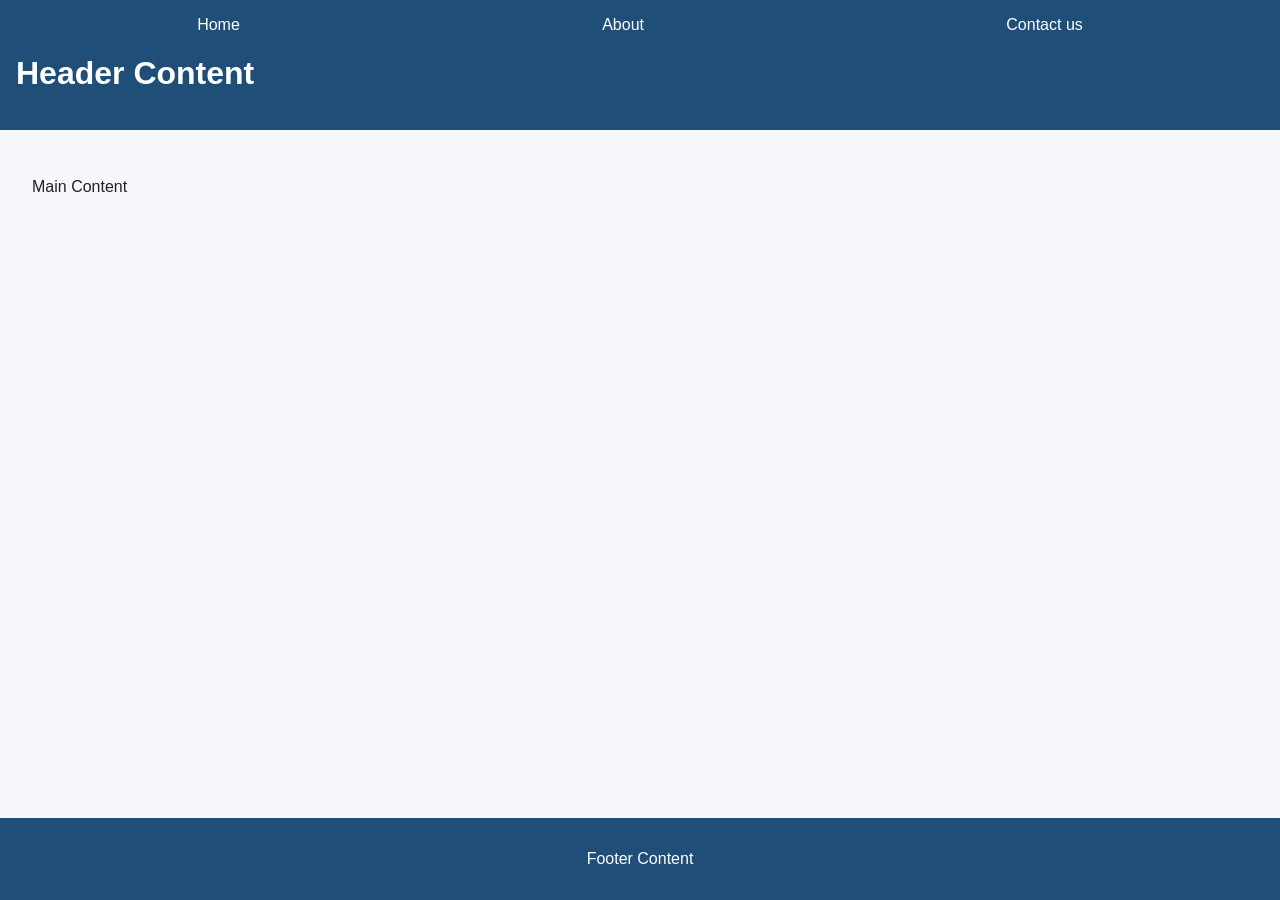
<file: week01/basic-layout.html>
<!DOCTYPE html>
<html lang="en">
<head>
    <meta charset="UTF-8">
    <meta name="viewport" content="width=device-width, initial-scale=1.0">
    <title>Boma Richards Ojugba | WDD 131</title>
    <link rel="stylesheet" href="styles/layout.css">
</head>
<body>
    <header>
        <nav>
            <a href="#">Home</a>
            <a href="#">About</a>
            <a href="#">Contact us</a>
        </nav>
        <h1>Header Content</h1>
    </header>

    <main>
        <p>Main Content</p>
    </main>

    <footer>
        <p>Footer Content</p>
    </footer>
</body>
</html>
</file>
<file: styles/base.css>
* {
    box-sizing: border-box;
    margin: 0;
    padding: 0;
}

body {
    font-family: "Open Sans", sans-serif;
    line-height: 1.6;
    color: #222;
    background-color: #f4f7f9;
}

/* HEADER */

header {
    background-color: #163a5f;
    color: white;
}

#course-title {
    display: block;
    text-align: center;
    padding: 1.5rem 1rem;
    font-family: "Montserrat", sans-serif;
    font-size: 1.4rem;
    font-weight: 700;
}

/* NAVIGATION */

nav {
    display: flex;
    justify-content: center;
    align-items: center;
    background-color: #222;
}

nav a {
    flex: 1;
    max-width: 220px;
    padding: 1rem;
    color: white;
    text-decoration: none;
    text-align: center;
    font-weight: 600;
    transition: background-color 0.3s ease, color 0.3s ease;
}

nav a:hover {
    background-color: #f2c14e;
    color: #222;
}

/* MAIN */

main {
    max-width: 1100px;
    margin: 2rem auto;
    padding: 0 1rem;
}

h1 {
    margin-bottom: 1.5rem;
    text-align: center;
    font-family: "Montserrat", sans-serif;
    font-size: 2.2rem;
    color: #163a5f;
}

/* CARD LAYOUT */

.card {
    background-color: white;
    border: 1px solid #ccc;
    border-radius: 8px;
    margin-bottom: 1.5rem;
    overflow: hidden;
}

.card h2 {
    padding: 0.75rem;
    background-color: #286b8f;
    color: white;
    text-align: center;
    font-family: "Montserrat", sans-serif;
    font-size: 1.2rem;
}

.card p {
    padding: 1rem;
}

/* ABOUT ME */

.about-content {
    display: grid;
    grid-template-columns: 1fr 180px;
    gap: 1rem;
    align-items: center;
}

.about-content img {
    width: 160px;
    height: 180px;
    object-fit: cover;
    border-radius: 5px;
    margin: 1rem auto;
}

.card h3 {
    text-align: center;
    color: #163a5f;
    font-family: "Montserrat", sans-serif;
    border-bottom: 1px solid #ccc;
    margin: 0 3rem;
    padding-bottom: 0.5rem;
}

.country-content {
    display: grid;
    grid-template-columns: 160px 1fr;
    gap: 1rem;
    align-items: center;
    padding: 1rem;
}

.country-content img {
    width: 150px;
    height: 100px;
    object-fit: cover;
    border: 1px solid #aaa;
}

/* RESOURCES */

.card ul {
    padding: 2rem 3rem;
}

.card li {
    margin-bottom: 0.6rem;
}

.card a {
    color: #155a85;
}

.card a:hover {
    color: #b06b00;
}

/* FOOTER */

footer {
    margin-top: 2rem;
    padding: 1.5rem;
    background-color: #163a5f;
    color: white;
    text-align: center;
}

footer p {
    margin: 0.3rem;
}

#lastModified {
    color: #f2c14e;
    font-size: 0.9rem;
}

/* RESPONSIVE DESIGN */

@media (min-width: 700px) {
    main {
        display: grid;
        grid-template-columns: 2fr 1fr;
        gap: 1rem;
    }

    main h1 {
        grid-column: 1 / -1;
    }

    main .card {
        margin-bottom: 0;
    }
}

@media (max-width: 600px) {
    nav {
        flex-direction: column;
    }

    nav a {
        max-width: none;
        width: 100%;
    }

    .about-content,
    .country-content {
        grid-template-columns: 1fr;
        text-align: center;
    }

    .about-content img,
    .country-content img {
        margin: 0 auto 1rem;
    }

    h1 {
        font-size: 1.8rem;
    }
}
</file>
<file: project/styles/project.css>
/* General page styling */
:root {
    --primary-color: #006b3c;
    --secondary-color: #f4b400;
    --background-color: #fff8e7;
    --text-color: #222222;
    --white-color: #ffffff;
    --border-color: #e5ddca;
}

* {
    box-sizing: border-box;
}

body {
    margin: 0;
    font-family: "Montserrat", sans-serif;
    color: var(--text-color);
    background-color: var(--background-color);
    line-height: 1.6;
}

img {
    display: block;
    max-width: 100%;
}

h1,
h2,
h3 {
    font-family: "Playfair Display", serif;
    line-height: 1.2;
}

a {
    color: inherit;
}

/* Header and navigation */
header {
    display: flex;
    justify-content: space-between;
    align-items: center;
    gap: 1.5rem;
    padding: 1rem 6%;
    background-color: var(--primary-color);
    color: var(--white-color);
}

.site-name h1 {
    margin: 0;
    font-size: 1.8rem;
}

.site-name p {
    margin: 0.25rem 0 0;
    font-size: 0.9rem;
}

nav {
    display: flex;
    flex-wrap: wrap;
    gap: 1.5rem;
}

nav a {
    color: var(--white-color);
    text-decoration: none;
    font-weight: 600;
}

nav a:hover,
nav a:focus-visible {
    color: var(--secondary-color);
}

/* Hero section */
.hero {
    min-height: 450px;
    display: flex;
    align-items: center;
    padding: 4rem 8%;
    background:
        linear-gradient(
            90deg,
            rgba(0, 0, 0, 0.82),
            rgba(0, 0, 0, 0.25)
        ),
        url("../images/jollof-rice.JPG") center / cover no-repeat;
    color: var(--white-color);
}

.hero-content {
    max-width: 650px;
}

.eyebrow {
    color: var(--secondary-color);
    font-weight: 700;
    letter-spacing: 2px;
    font-size: 0.85rem;
}

.hero h2 {
    font-size: clamp(2.3rem, 5vw, 4rem);
    margin: 1rem 0;
}

.hero-content > p:not(.eyebrow) {
    max-width: 550px;
    font-size: 1.05rem;
}

.button {
    display: inline-block;
    margin-top: 1rem;
    padding: 0.9rem 1.5rem;
    background-color: var(--secondary-color);
    color: var(--text-color);
    border-radius: 5px;
    text-decoration: none;
    font-weight: 700;
}

.button:hover,
.button:focus-visible {
    background-color: var(--white-color);
}

/* Featured dishes */
.featured {
    padding: 4rem 6%;
    text-align: center;
}

.featured > h2,
.about h2 {
    font-size: clamp(1.8rem, 4vw, 2.5rem);
}

.section-intro {
    max-width: 650px;
    margin: 0 auto 2rem;
}

.dish-grid {
    display: grid;
    grid-template-columns: repeat(3, minmax(0, 1fr));
    gap: 1.5rem;
    margin: 2rem 0;
    text-align: left;
}

.dish-card {
    overflow: hidden;
    border: 1px solid var(--border-color);
    border-radius: 10px;
    background-color: var(--white-color);
}

.dish-card img {
    width: 100%;
    height: 220px;
    object-fit: cover;
}

.dish-card h3 {
    margin: 1rem 1rem 0.5rem;
    font-size: 1.4rem;
}

.dish-card p {
    margin: 0 1rem 1.5rem;
}

.text-link {
    display: inline-block;
    color: var(--primary-color);
    font-weight: 700;
    text-underline-offset: 4px;
}

/* About section */
.about {
    padding: 3rem 8%;
    text-align: center;
    background-color: #e8f0e9;
}

.about p {
    max-width: 800px;
    margin: 1rem auto;
}

/* Footer */
footer {
    padding: 1.5rem 6%;
    display: flex;
    flex-wrap: wrap;
    justify-content: space-between;
    align-items: center;
    gap: 1rem;
    background-color: var(--primary-color);
    color: var(--white-color);
}

footer p {
    margin: 0;
}

footer a {
    color: var(--white-color);
}

/* Tablet and mobile layouts */
@media screen and (max-width: 768px) {
    header {
        flex-direction: column;
        text-align: center;
    }

    nav {
        justify-content: center;
        gap: 1rem;
    }

    .hero {
        min-height: 400px;
        padding: 3rem 6%;
    }

    .dish-grid {
        grid-template-columns: repeat(2, minmax(0, 1fr));
    }
}

@media screen and (max-width: 520px) {
    .dish-grid {
        grid-template-columns: 1fr;
    }

    .dish-card img {
        height: 240px;
    }

    .featured {
        padding: 3rem 5%;
    }

    footer {
        flex-direction: column;
        text-align: center;
    }
}

/* Dishes Page Hero */
.dishes-hero {
    background:
        linear-gradient(rgba(0, 0, 0, 0.58), rgba(0, 0, 0, 0.58)),
        url("../images/jollof-rice.JPG") center 55% / cover no-repeat;
    min-height: 300px;
    display: flex;
    align-items: center;
    justify-content: center;
    padding: 3rem 1.5rem;
    text-align: center;
    color: white;
}

.dishes-hero-content {
    max-width: 700px;
}

.dishes-hero .eyebrow {
    color: #f4b400;
    font-weight: 700;
    letter-spacing: 2px;
    text-transform: uppercase;
}

.dishes-hero h2 {
    font-family: "Playfair Display", serif;
    font-size: clamp(2rem, 5vw, 3.2rem);
    margin: 0.5rem 0 1rem;
}

.dishes-hero p:last-child {
    font-size: 1.05rem;
    line-height: 1.7;
}

/* Food Finder Page */
.food-finder-section {
    max-width: 1000px;
    margin: 0 auto;
    padding: 3.5rem 1.5rem;
}

.finder-heading {
    max-width: 700px;
    margin: 0 auto 2rem;
    text-align: center;
}

.finder-heading .eyebrow {
    color: #006b3c;
    font-weight: 700;
    letter-spacing: 2px;
    text-transform: uppercase;
}

.finder-heading h2 {
    font-family: "Playfair Display", serif;
    font-size: clamp(1.8rem, 4vw, 2.5rem);
    margin-bottom: 1rem;
}

.finder-heading p:last-child {
    line-height: 1.7;
}

.food-finder-form {
    display: grid;
    grid-template-columns: 1fr;
    gap: 1.25rem;
    background: #fff8e7;
    padding: 2rem;
    border-radius: 12px;
    box-shadow: 0 4px 18px rgba(0, 0, 0, 0.08);
}

.form-group {
    display: flex;
    flex-direction: column;
    gap: 0.5rem;
}

.form-group label {
    font-weight: 600;
}

.form-group select {
    width: 100%;
    padding: 0.85rem;
    border: 1px solid #b9b9b9;
    border-radius: 6px;
    background: white;
    font: inherit;
}

.form-group select:focus {
    outline: 2px solid #006b3c;
    outline-offset: 2px;
}

.finder-button {
    padding: 0.9rem 1.5rem;
    border: none;
    border-radius: 6px;
    background: #006b3c;
    color: white;
    font: inherit;
    font-weight: 700;
    cursor: pointer;
}

.finder-button:hover {
    background: #004d2b;
}

.finder-results {
    margin-top: 2rem;
    line-height: 1.7;
}

.finder-results h3 {
    font-family: "Playfair Display", serif;
}

.finder-results img {
    display: block;
    width: 100%;
    max-width: 350px;
    height: 220px;
    object-fit: cover;
    border-radius: 8px;
}

.finder-results .dish-result {
    margin-top: 1.5rem;
    padding: 1.5rem;
    border: 1px solid #e1e1e1;
    border-radius: 10px;
}

@media (min-width: 700px) {
    .food-finder-form {
        grid-template-columns: 1fr 1fr;
    }

    .finder-button {
        align-self: end;
    }
}
</file>
<file: styles/form.css>
* {
    box-sizing: border-box;
    }

body {
margin: 0;
font-family: Arial, sans-serif;
background-color: #f4f1ea;
color: #222222;
line-height: 1.5;
}

header {
background-color: #173f35;
color: white;
text-align: center;
padding: 1.5rem;
border-bottom: 5px solid #d99b2b;
}

header h1 {
margin: 0;
}

main {
width: min(92%, 700px);
margin: 2rem auto;
}

form,
.confirmation {
background-color: white;
padding: 1.5rem;
border-radius: 8px;
box-shadow: 0 2px 10px rgba(0, 0, 0, 0.12);
}

label,
legend {
font-weight: 700;
}

form > label,
form > input,
form > select,
form > textarea {
display: block;
width: 100%;
}

label {
margin-top: 1rem;
}

input[type=“text”],
input[type=“date”],
select,
textarea {
margin-top: 0.4rem;
padding: 0.75rem;
border: 1px solid #777777;
border-radius: 4px;
font: inherit;
}

textarea {
min-height: 150px;
resize: vertical;
}

fieldset {
margin: 1.5rem 0;
padding: 1rem;
border: 1px solid #777777;
border-radius: 4px;
}

fieldset label {
display: block;
margin: 0.6rem 0;
font-weight: 400;
}

.rating {
display: flex;
flex-wrap: wrap;
gap: 0.75rem;
}

.rating label {
font-size: 1.3rem;
margin: 0;
}

input[type=“radio”],
input[type=“checkbox”] {
width: auto;
margin-right: 0.4rem;
}

input[type=“submit”] {
width: 100%;
margin-top: 1.5rem;
padding: 0.85rem;
border: none;
border-radius: 4px;
background-color: #d99b2b;
color: #222222;
font-weight: 700;
font-size: 1rem;
cursor: pointer;
}

input[type=“submit”]:hover {
background-color: #b77e1e;
}

.confirmation {
text-align: center;
}

.confirmation a {
display: inline-block;
margin-top: 1rem;
padding: 0.75rem 1rem;
background-color: #173f35;
color: white;
text-decoration: none;
border-radius: 4px;
}

footer {
margin-top: 2rem;
padding: 1.5rem;
background-color: #173f35;
color: white;
text-align: center;
}

footer p {
margin: 0.25rem;
}

@media (min-width: 700px) {
form,
.confirmation {
padding: 2rem;
}

.rating {
justify-content: space-between;
}
}
</file>
<file: styles/place.css>
:root {
    --primary-color: #008751;
    --secondary-color: #ffffff;
    --accent-color: #e6b800;
    --text-color: #222222;
    --background-color: #f4f4f4;
}

* {
    box-sizing: border-box;
}

body {
    margin: 0;
    font-family: Arial, sans-serif;
    color: var(--text-color);
    background-color: var(--background-color);
}

header {
    background-color: var(--primary-color);
    color: var(--secondary-color);
    text-align: center;
    padding: 1rem;
}

header h1 {
    margin: 0;
}

.hero img {
    width: 100%;
    height: auto;
    display: block;
}

.information {
    padding: 1rem;
}

.data,
.weather {
    background-color: var(--secondary-color);
    margin-bottom: 1rem;
    padding: 1rem;
    text-align: center;
}

.data h2,
.weather h2 {
    background-color: var(--primary-color);
    color: var(--secondary-color);
    padding: 0.75rem;
    margin-top: 0;
}

.weather-icon {
    width: 80px;
    height: 80px;
}

footer {
    background-color: var(--primary-color);
    color: var(--secondary-color);
    text-align: center;
    padding: 1rem;
}

footer p {
    margin: 0.4rem;
}


/* Larger screen */
@media screen and (min-width: 700px) {

    header {
        padding: 1.5rem;
    }

    .hero {
        position: relative;
    }

    .hero img {
        max-height: 550px;
        object-fit: cover;
    }

    .information {
        display: grid;
        grid-template-columns: 1fr 1fr;
        gap: 2rem;

        max-width: 1000px;
        margin: -100px auto 2rem;

        position: relative;
    }

    .data,
    .weather {
        margin: 0;
        box-shadow: 0 2px 8px rgba(0, 0, 0, 0.2);
    }

    .weather h2::after {
        content: " ⛅";
    }

    .weather-icon {
        display: none;
    }
}
</file>
<file: project/styles/siteplan.css>
body {
margin: 0;
font-family: “Montserrat”, sans-serif;
color: #222222;
background-color: #FFF8E7;
line-height: 1.6;
}

* {
    box-sizing: border-box;
    }

header {
background-color: #006B3C;
color: #FFFFFF;
text-align: center;
padding: 2rem 1rem;
border-bottom: 6px solid #F4B400;
}

.logo {
width: 60px;
height: 60px;
margin: 0 auto 0.5rem;
display: grid;
place-items: center;
border: 3px solid #F4B400;
border-radius: 50%;
font-family: “Playfair Display”, serif;
font-weight: 700;
font-size: 1.1rem;
}

h1,
h2,
h3 {
font-family: “Playfair Display”, serif;
}

h1 {
margin: 0;
font-size: 2.5rem;
}

header p {
margin: 0.25rem 0 0;
}

main {
width: min(100% - 2rem, 1000px);
margin: 2rem auto;
}

section {
background-color: #FFFFFF;
margin-bottom: 2rem;
padding: 1.5rem;
border-left: 5px solid #006B3C;
box-shadow: 0 2px 8px rgba(0, 0, 0, 0.08);
}

h2 {
color: #006B3C;
margin-top: 0;
border-bottom: 2px solid #F4B400;
padding-bottom: 0.4rem;
}

h3 {
color: #006B3C;
}

li {
margin-bottom: 0.75rem;
}

.color-list {
display: grid;
gap: 1rem;
}

.color-item {
display: flex;
align-items: center;
gap: 1rem;
padding: 0.75rem;
border: 1px solid #DDDDDD;
}

.color-item p {
margin: 0.25rem 0 0;
}

.color-swatch {
width: 60px;
height: 60px;
flex-shrink: 0;
border: 2px solid #222222;
}

.green .color-swatch {
background-color: #006B3C;
}

.cream .color-swatch {
background-color: #FFF8E7;
}

.gold .color-swatch {
background-color: #F4B400;
}

.charcoal .color-swatch {
background-color: #222222;
}

.font-example {
margin-bottom: 1.5rem;
}

.font-example h3 {
margin-bottom: 0.25rem;
}

.playfair {
font-family: “Playfair Display”, serif;
font-size: 1.3rem;
}

.montserrat {
font-family: “Montserrat”, sans-serif;
font-size: 1.1rem;
}

.wireframe {
border: 3px solid #222222;
padding: 1rem;
margin-bottom: 2rem;
background-color: #F5F5F5;
}

.wf-header,
.wf-footer,
.wf-about,
.wf-section-title {
border: 2px solid #222222;
padding: 1rem;
text-align: center;
font-weight: 700;
margin-bottom: 1rem;
}

.wf-header {
background-color: #006B3C;
color: #FFFFFF;
}

.wf-hero {
min-height: 200px;
border: 2px dashed #222222;
display: flex;
flex-direction: column;
align-items: center;
justify-content: center;
gap: 0.75rem;
margin-bottom: 1rem;
text-align: center;
}

.wf-hero button {
background-color: #F4B400;
border: 2px solid #222222;
padding: 0.6rem 1rem;
font-family: “Montserrat”, sans-serif;
font-weight: 700;
}

.wf-cards {
display: grid;
grid-template-columns: repeat(3, 1fr);
gap: 1rem;
margin-bottom: 1rem;
}

.wf-cards div,
.wf-mobile-card {
min-height: 150px;
border: 2px dashed #222222;
display: grid;
place-items: center;
text-align: center;
padding: 1rem;
}

.wf-about {
min-height: 100px;
display: grid;
place-items: center;
}

.mobile-wireframe {
max-width: 400px;
margin-left: auto;
margin-right: auto;
}

.wf-mobile-card {
margin-bottom: 1rem;
min-height: 180px;
}

footer {
background-color: #006B3C;
color: #FFFFFF;
text-align: center;
padding: 1rem;
border-top: 5px solid #F4B400;
}

footer p {
margin: 0;
}

@media (min-width: 700px) {
.color-list {
grid-template-columns: 1fr 1fr;
}
}
</file>
<file: week01/styles/layout.css>
body {
    display: grid;
    grid-template-rows: auto 1fr auto;
    min-height: 100vh;
    margin: 0;
    font-family: Arial, sans-serif;
    color: #222;
    background-color: #f5f7fa;
}

header {
    background-color: #1f4e79;
    color: white;
    padding: 1rem;
}

nav {
    display: flex;
    justify-content: space-around;
    align-items: center;
}

nav a {
    color: white;
    text-decoration: none;
}

main {
    padding: 2rem;
}

footer {
    background-color: #1f4e79;
    color: white;
    padding: 1rem;
    text-align: center;
}
</file>
